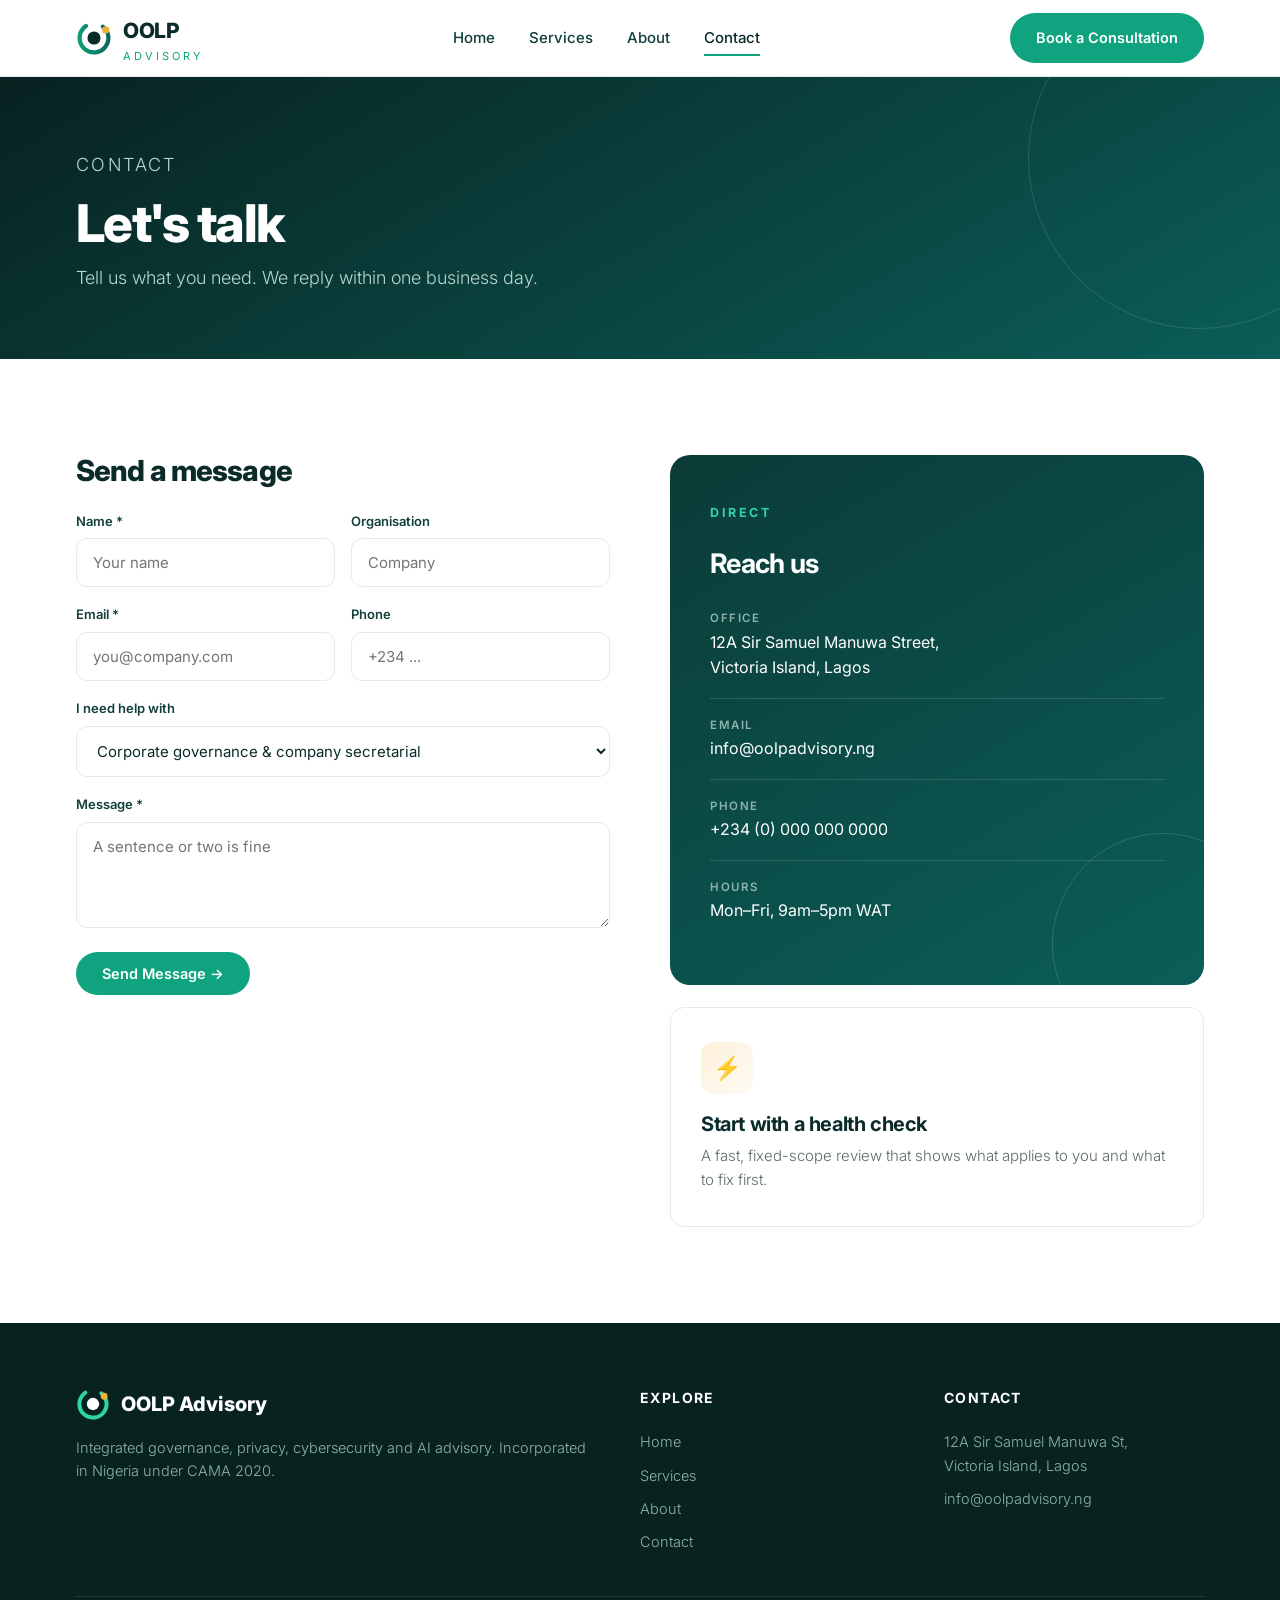
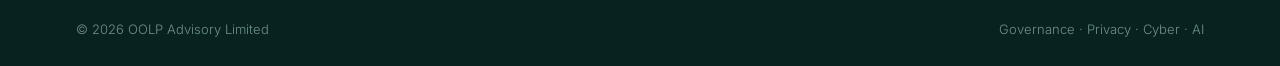
<file: contact.html>
<!DOCTYPE html>
<html lang="en">
<head>
<meta charset="UTF-8">
<meta name="viewport" content="width=device-width,initial-scale=1">
<title>Contact — OOLP Advisory</title>
<meta name="description" content="Contact OOLP Advisory — Victoria Island, Lagos.">
<link rel="icon" href="assets/favicon.png">
<link rel="stylesheet" href="styles.css">
</head>
<body>

<header>
  <div class="wrap nav">
    <a class="logo" href="index.html"><img src="assets/mark.svg" alt=""><span>OOLP<i>ADVISORY</i></span></a>
    <nav class="links">
      <a href="index.html">Home</a><a href="services.html">Services</a>
      <a href="about.html">About</a><a href="contact.html" class="on">Contact</a>
    </nav>
    <a href="contact.html" class="btn em">Book a Consultation</a>
  </div>
</header>

<div class="phero">
  <div class="wrap">
    <p class="crumb">Contact</p>
    <h1>Let's talk</h1>
    <p>Tell us what you need. We reply within one business day.</p>
  </div>
</div>

<section>
  <div class="wrap split" style="align-items:start">

    <div class="rv">
      <h2 style="font-size:29px">Send a message</h2>
      <form style="margin-top:24px" onsubmit="return go(event)">
        <div class="grid g2" style="gap:16px">
          <div class="field"><label>Name *</label><input required name="name" placeholder="Your name"></div>
          <div class="field"><label>Organisation</label><input name="org" placeholder="Company"></div>
        </div>
        <div class="grid g2" style="gap:16px">
          <div class="field"><label>Email *</label><input required type="email" name="email" placeholder="you@company.com"></div>
          <div class="field"><label>Phone</label><input type="tel" name="phone" placeholder="+234 ..."></div>
        </div>
        <div class="field"><label>I need help with</label>
          <select name="topic">
            <option>Corporate governance &amp; company secretarial</option>
            <option>Data protection &amp; privacy (NDPA)</option>
            <option>Cybersecurity governance</option>
            <option>AI governance</option>
            <option>Something else</option>
          </select>
        </div>
        <div class="field"><label>Message *</label><textarea required rows="4" name="msg" placeholder="A sentence or two is fine"></textarea></div>
        <button class="btn em" type="submit">Send Message &rarr;</button>
        <p id="ok" style="display:none;color:var(--em);font-weight:600;margin-top:15px">Thanks — connect this form to your email or CRM to receive submissions.</p>
      </form>
    </div>

    <div class="rv">
      <div class="panel">
        <span class="eyebrow" style="color:var(--em-l)">Direct</span>
        <h3>Reach us</h3>
        <ul class="info" style="margin-top:8px;color:#fff">
          <li style="border-color:rgba(255,255,255,.14)"><div><small style="color:#8FB3AE">Office</small>12A Sir Samuel Manuwa Street,<br>Victoria Island, Lagos</div></li>
          <li style="border-color:rgba(255,255,255,.14)"><div><small style="color:#8FB3AE">Email</small><a href="mailto:info@oolpadvisory.ng" style="color:#fff">info@oolpadvisory.ng</a></div></li>
          <li style="border-color:rgba(255,255,255,.14)"><div><small style="color:#8FB3AE">Phone</small>+234 (0) 000 000 0000</div></li>
          <li style="border-color:rgba(255,255,255,.14)"><div><small style="color:#8FB3AE">Hours</small>Mon–Fri, 9am–5pm WAT</div></li>
        </ul>
      </div>
      <div class="card" style="margin-top:22px">
        <div class="ic gold">&#9889;</div>
        <h3>Start with a health check</h3>
        <p>A fast, fixed-scope review that shows what applies to you and what to fix first.</p>
      </div>
    </div>

  </div>
</section>

<footer>
  <div class="wrap">
    <div class="cols">
      <div>
        <div class="flogo"><img src="assets/mark-light.svg" alt="">OOLP Advisory</div>
        <p>Integrated governance, privacy, cybersecurity and AI advisory. Incorporated in Nigeria under CAMA 2020.</p>
      </div>
      <div><h4>Explore</h4><a href="index.html">Home</a><a href="services.html">Services</a><a href="about.html">About</a><a href="contact.html">Contact</a></div>
      <div><h4>Contact</h4><a href="#">12A Sir Samuel Manuwa St,<br>Victoria Island, Lagos</a><a href="mailto:info@oolpadvisory.ng">info@oolpadvisory.ng</a></div>
    </div>
    <div class="fbot"><span>&copy; 2026 OOLP Advisory Limited</span><span>Governance · Privacy · Cyber · AI</span></div>
  </div>
</footer>

<script>
function go(e){e.preventDefault();document.getElementById('ok').style.display='block';e.target.reset();return false}
const io=new IntersectionObserver(e=>e.forEach(x=>x.isIntersecting&&x.target.classList.add('in')),{threshold:.12});
document.querySelectorAll('.rv').forEach((el,i)=>{el.style.transitionDelay=(i%3*70)+'ms';io.observe(el)});
</script>
</body>
</html>
</file>
<file: styles.css>
@import url('https://fonts.googleapis.com/css2?family=Inter:wght@300;400;500;600;700;800&display=swap');

:root{
  --ink:#0B2B2A; --ink-2:#123F3C; --em:#0FA37F; --em-d:#0B5E58; --em-l:#2FD3A6;
  --gold:#F2B035; --grey:#5B6B6A; --line:#E4EBEA; --mist:#F5FAF9; --white:#fff;
  --r:14px; --shadow:0 18px 50px rgba(11,43,42,.10);
  --font:'Inter',-apple-system,'Segoe UI',Helvetica,Arial,sans-serif;
}
*{box-sizing:border-box;margin:0;padding:0}
html{scroll-behavior:smooth}
body{font-family:var(--font);color:var(--ink);background:var(--white);line-height:1.6;-webkit-font-smoothing:antialiased}
a{text-decoration:none;color:inherit}
img,svg{max-width:100%;display:block}
h1,h2,h3{line-height:1.1;letter-spacing:-.02em;font-weight:700}
.wrap{max-width:1180px;margin:0 auto;padding:0 26px}

/* ---------- NAV ---------- */
header{position:sticky;top:0;z-index:80;background:rgba(255,255,255,.88);backdrop-filter:blur(14px);border-bottom:1px solid var(--line)}
.nav{display:flex;align-items:center;justify-content:space-between;height:76px}
.logo{display:flex;align-items:center;gap:11px;font-weight:800;font-size:21px;letter-spacing:-.02em}
.logo img{height:36px;width:36px}
.logo i{font-style:normal;font-weight:400;font-size:11px;letter-spacing:3px;color:var(--em);display:block;line-height:1;margin-top:3px}
.links{display:flex;gap:34px;align-items:center;font-size:15px;font-weight:500}
.links a{position:relative;padding:4px 0;color:var(--ink-2)}
.links a:after{content:"";position:absolute;left:0;bottom:-2px;width:0;height:2px;background:var(--em);transition:.25s}
.links a:hover:after,.links a.on:after{width:100%}
.links a.on{color:var(--ink)}

.btn{display:inline-flex;align-items:center;gap:9px;background:var(--ink);color:#fff;padding:13px 26px;border-radius:100px;font-size:14.5px;font-weight:600;transition:.25s;border:0;cursor:pointer;font-family:var(--font)}
.btn:hover{background:var(--em);transform:translateY(-2px);box-shadow:0 12px 26px rgba(15,163,127,.32)}
.btn.em{background:var(--em)}
.btn.em:hover{background:var(--ink)}
.btn.out{background:transparent;color:#fff;border:1.5px solid rgba(255,255,255,.45)}
.btn.out:hover{background:#fff;color:var(--ink);border-color:#fff;box-shadow:none}
.btn.dark-out{background:transparent;color:var(--ink);border:1.5px solid var(--line)}
.btn.dark-out:hover{background:var(--ink);color:#fff;border-color:var(--ink)}
.burger{display:none;background:none;border:0;font-size:26px;color:var(--ink);cursor:pointer}

/* ---------- HERO ---------- */
.hero{position:relative;overflow:hidden;background:
   radial-gradient(900px 520px at 82% 8%, rgba(47,211,166,.22), transparent 60%),
   radial-gradient(700px 500px at 8% 88%, rgba(242,176,53,.16), transparent 62%),
   linear-gradient(150deg,#082220 0%,#0B3B37 52%,#0B5E58 100%);
  color:#fff}
.hero .wrap{position:relative;z-index:2;padding:104px 26px 112px;display:grid;grid-template-columns:1.15fr .85fr;gap:50px;align-items:center}
.tag{display:inline-flex;align-items:center;gap:9px;background:rgba(255,255,255,.1);border:1px solid rgba(255,255,255,.2);padding:7px 16px;border-radius:100px;font-size:13px;font-weight:500;color:#CFF5EA;margin-bottom:26px}
.tag b{color:var(--gold);font-weight:700}
.hero h1{font-size:clamp(38px,5.1vw,63px);font-weight:800;letter-spacing:-.035em;margin-bottom:20px}
.hero h1 em{font-style:normal;background:linear-gradient(100deg,var(--em-l),var(--gold));-webkit-background-clip:text;background-clip:text;color:transparent}
.hero p{font-size:19px;color:#B9D6D1;max-width:520px;margin-bottom:34px;font-weight:300}
.hero .cta{display:flex;gap:14px;flex-wrap:wrap}
.orbit{position:relative;display:flex;align-items:center;justify-content:center;min-height:330px}
.orbit .ring{position:absolute;border:1px solid rgba(255,255,255,.14);border-radius:50%}
.r1{width:300px;height:300px;animation:spin 26s linear infinite}
.r2{width:400px;height:400px;animation:spin 40s linear infinite reverse}
.r3{width:210px;height:210px}
.orbit .ring:before{content:"";position:absolute;top:-5px;left:50%;width:10px;height:10px;border-radius:50%;background:var(--em-l)}
.r2:before{background:var(--gold)}
.orbit img{width:132px;height:132px;filter:drop-shadow(0 14px 34px rgba(0,0,0,.35))}
@keyframes spin{to{transform:rotate(360deg)}}

/* ---------- STRIP ---------- */
.strip{background:var(--ink);color:#fff;padding:26px 0}
.strip .wrap{display:flex;justify-content:space-between;gap:24px;flex-wrap:wrap;align-items:center}
.strip div{display:flex;align-items:center;gap:11px;font-size:14.5px;color:#9FC4BF;font-weight:400}
.strip b{color:var(--gold);font-size:24px;font-weight:800;letter-spacing:-.02em}

/* ---------- SECTIONS ---------- */
section{padding:96px 0}
.mist{background:var(--mist)}
.eyebrow{display:inline-block;font-size:12.5px;font-weight:700;letter-spacing:2.6px;text-transform:uppercase;color:var(--em);margin-bottom:14px}
h2{font-size:clamp(30px,3.7vw,45px);font-weight:800;letter-spacing:-.03em;margin-bottom:16px}
.sub{font-size:18px;color:var(--grey);max-width:600px;font-weight:300}
.mid{text-align:center}
.mid .sub{margin-left:auto;margin-right:auto}
.head{margin-bottom:52px}

/* ---------- CARDS ---------- */
.grid{display:grid;gap:24px}
.g2{grid-template-columns:repeat(2,1fr)}
.g3{grid-template-columns:repeat(3,1fr)}
.g4{grid-template-columns:repeat(4,1fr)}
.card{background:#fff;border:1px solid var(--line);border-radius:var(--r);padding:34px 30px;transition:.3s;position:relative;overflow:hidden}
.card:hover{transform:translateY(-6px);box-shadow:var(--shadow);border-color:transparent}
.card:before{content:"";position:absolute;inset:0 0 auto 0;height:3px;background:linear-gradient(90deg,var(--em),var(--gold));opacity:0;transition:.3s}
.card:hover:before{opacity:1}
.card h3{font-size:20px;margin-bottom:9px;letter-spacing:-.02em}
.card p{color:var(--grey);font-size:15px;font-weight:300}
.ic{width:52px;height:52px;border-radius:13px;display:flex;align-items:center;justify-content:center;font-size:23px;margin-bottom:19px;background:linear-gradient(135deg,rgba(15,163,127,.13),rgba(15,163,127,.05));color:var(--em)}
.ic.gold{background:linear-gradient(135deg,rgba(242,176,53,.18),rgba(242,176,53,.06));color:#C98A12}
.num{font-size:13px;font-weight:800;color:var(--em);letter-spacing:2px;margin-bottom:12px}

/* chips */
.chips{display:flex;flex-wrap:wrap;gap:9px;margin-top:18px}
.chip{background:var(--mist);border:1px solid var(--line);color:var(--ink-2);padding:7px 14px;border-radius:100px;font-size:13.5px;font-weight:500}

/* split feature */
.split{display:grid;grid-template-columns:1fr 1fr;gap:60px;align-items:center}
.stack li{list-style:none;display:flex;gap:16px;padding:19px 0;border-bottom:1px solid var(--line)}
.stack li:last-child{border:0}
.stack .n{width:34px;height:34px;flex:0 0 34px;border-radius:9px;background:var(--ink);color:#fff;display:flex;align-items:center;justify-content:center;font-size:13px;font-weight:700}
.stack h4{font-size:16.5px;margin-bottom:3px;font-weight:600}
.stack p{color:var(--grey);font-size:14.5px;font-weight:300}
.panel{background:linear-gradient(150deg,#0B3B37,#0B5E58);color:#fff;border-radius:20px;padding:44px 40px;position:relative;overflow:hidden}
.panel:after{content:"";position:absolute;right:-70px;bottom:-70px;width:220px;height:220px;border:1px solid rgba(255,255,255,.14);border-radius:50%}
.panel h3{font-size:27px;margin:12px 0 14px;letter-spacing:-.025em}
.panel p{color:#B9D6D1;font-size:15.5px;font-weight:300;position:relative;z-index:2}
.panel .big{font-size:47px;font-weight:800;color:var(--gold);letter-spacing:-.03em;line-height:1;margin-bottom:6px}

/* CTA */
.cta-band{background:linear-gradient(140deg,#082220,#0B5E58);color:#fff;text-align:center;padding:86px 26px;position:relative;overflow:hidden}
.cta-band:before{content:"";position:absolute;top:-120px;left:50%;transform:translateX(-50%);width:520px;height:520px;border:1px solid rgba(255,255,255,.1);border-radius:50%}
.cta-band h2{position:relative;z-index:2}
.cta-band p{color:#B9D6D1;max-width:520px;margin:14px auto 30px;font-weight:300;position:relative;z-index:2}
.cta-band .btn{position:relative;z-index:2}

/* page hero */
.phero{background:linear-gradient(150deg,#082220,#0B5E58);color:#fff;padding:74px 0 66px;position:relative;overflow:hidden}
.phero:after{content:"";position:absolute;right:-90px;top:-90px;width:340px;height:340px;border:1px solid rgba(255,255,255,.13);border-radius:50%}
.phero h1{font-size:clamp(33px,4.4vw,52px);font-weight:800;letter-spacing:-.03em;margin-bottom:12px}
.phero p{color:#B9D6D1;font-size:18px;max-width:560px;font-weight:300}
.crumb{font-size:12.5px;letter-spacing:2.4px;text-transform:uppercase;color:var(--em-l);margin-bottom:15px;font-weight:600}

/* team */
.who{text-align:center}
.who .av{width:104px;height:104px;border-radius:50%;margin:0 auto 16px;background:linear-gradient(140deg,var(--em),var(--em-d));color:#fff;display:flex;align-items:center;justify-content:center;font-size:31px;font-weight:700;letter-spacing:-.02em;overflow:hidden;box-shadow:0 8px 22px rgba(11,43,42,.14);border:3px solid #fff}
.who .av img{width:100%;height:100%;object-fit:cover;object-position:center top}
.who .role{color:var(--em);font-size:12.5px;font-weight:700;letter-spacing:1.6px;text-transform:uppercase;margin:6px 0 10px}

/* form */
.field{margin-bottom:17px}
.field label{display:block;font-size:13px;font-weight:600;color:var(--ink-2);margin-bottom:7px}
.field input,.field textarea,.field select{width:100%;padding:14px 16px;border:1.5px solid var(--line);border-radius:11px;font-family:var(--font);font-size:15px;background:#fff;transition:.2s;color:var(--ink)}
.field input:focus,.field textarea:focus,.field select:focus{outline:none;border-color:var(--em);box-shadow:0 0 0 4px rgba(15,163,127,.1)}
.info li{list-style:none;display:flex;gap:15px;padding:17px 0;border-bottom:1px solid var(--line)}
.info li:last-child{border:0}
.info .ic{width:42px;height:42px;flex:0 0 42px;font-size:18px;margin:0;border-radius:11px}
.info small{display:block;font-size:11.5px;letter-spacing:1.5px;text-transform:uppercase;color:var(--grey);font-weight:600;margin-bottom:2px}

/* footer */
footer{background:#082220;color:#8FB3AE;padding:64px 0 26px;font-size:14.5px;font-weight:300}
footer .cols{display:grid;grid-template-columns:2fr 1fr 1fr;gap:44px;margin-bottom:38px}
footer h4{color:#fff;font-size:14px;font-weight:700;letter-spacing:1.4px;text-transform:uppercase;margin-bottom:16px}
footer a{display:block;padding:5px 0;transition:.2s}
footer a:hover{color:var(--em-l)}
footer .flogo{display:flex;align-items:center;gap:11px;margin-bottom:15px;color:#fff;font-weight:800;font-size:20px}
footer .flogo img{height:34px;width:34px}
.fbot{border-top:1px solid rgba(255,255,255,.1);padding-top:22px;display:flex;justify-content:space-between;flex-wrap:wrap;gap:10px;font-size:13px;color:#6D918C}

/* reveal */
.rv{opacity:0;transform:translateY(24px);transition:.7s cubic-bezier(.2,.7,.3,1)}
.rv.in{opacity:1;transform:none}

/* ---------- PHOTOGRAPHY ---------- */
.shot{position:relative;border-radius:20px;overflow:hidden;background:linear-gradient(150deg,#0B3B37,#0B5E58);box-shadow:0 26px 70px rgba(8,34,32,.28)}
.shot img{width:100%;height:100%;object-fit:cover;display:block;transition:transform .8s cubic-bezier(.2,.7,.3,1)}
.shot:hover img{transform:scale(1.045)}
.shot.tall img{aspect-ratio:4/5}
.shot.wide img{aspect-ratio:16/10}
.shot:after{content:"";position:absolute;inset:0;background:linear-gradient(180deg,rgba(8,34,32,0) 45%,rgba(8,34,32,.55));pointer-events:none}
/* floating badge on a photo */
.badge{position:absolute;left:20px;bottom:20px;z-index:3;background:rgba(255,255,255,.95);backdrop-filter:blur(8px);border-radius:14px;padding:14px 18px;display:flex;align-items:center;gap:13px;box-shadow:0 12px 34px rgba(8,34,32,.2)}
.badge b{font-size:23px;font-weight:800;color:var(--em-d);letter-spacing:-.02em;line-height:1}
.badge span{font-size:12.5px;color:var(--grey);font-weight:500;line-height:1.3}
.badge .dot{width:9px;height:9px;border-radius:50%;background:var(--gold);flex:0 0 9px}
/* hero photo frame */
.hero .shot{max-width:440px;margin-left:auto}
.hero .shot:after{background:linear-gradient(180deg,rgba(8,34,32,0) 50%,rgba(8,34,32,.4))}
.spin-accent{position:absolute;right:-46px;top:-46px;width:140px;height:140px;border:1px solid rgba(255,255,255,.28);border-radius:50%;z-index:2;animation:spin 24s linear infinite}
.spin-accent:before{content:"";position:absolute;top:-5px;left:50%;width:10px;height:10px;border-radius:50%;background:var(--gold)}
/* photo band with overlay text */
.band-photo{position:relative;overflow:hidden;background:#082220}
.band-photo img{position:absolute;inset:0;width:100%;height:100%;object-fit:cover;opacity:.28}
.band-photo .wrap{position:relative;z-index:2}

@media(max-width:900px){
  .hero .shot{max-width:100%;margin:30px 0 0}
  .links{display:none}.burger{display:block}
  .hero .wrap{grid-template-columns:1fr;padding:66px 26px 74px}
  .orbit{display:none}
  .g2,.g3,.g4,.split,footer .cols{grid-template-columns:1fr}
  section{padding:66px 0}
  .split{gap:34px}
  .strip .wrap{justify-content:flex-start;gap:18px}
  .strip div{flex:1 1 42%}
}
</file>
